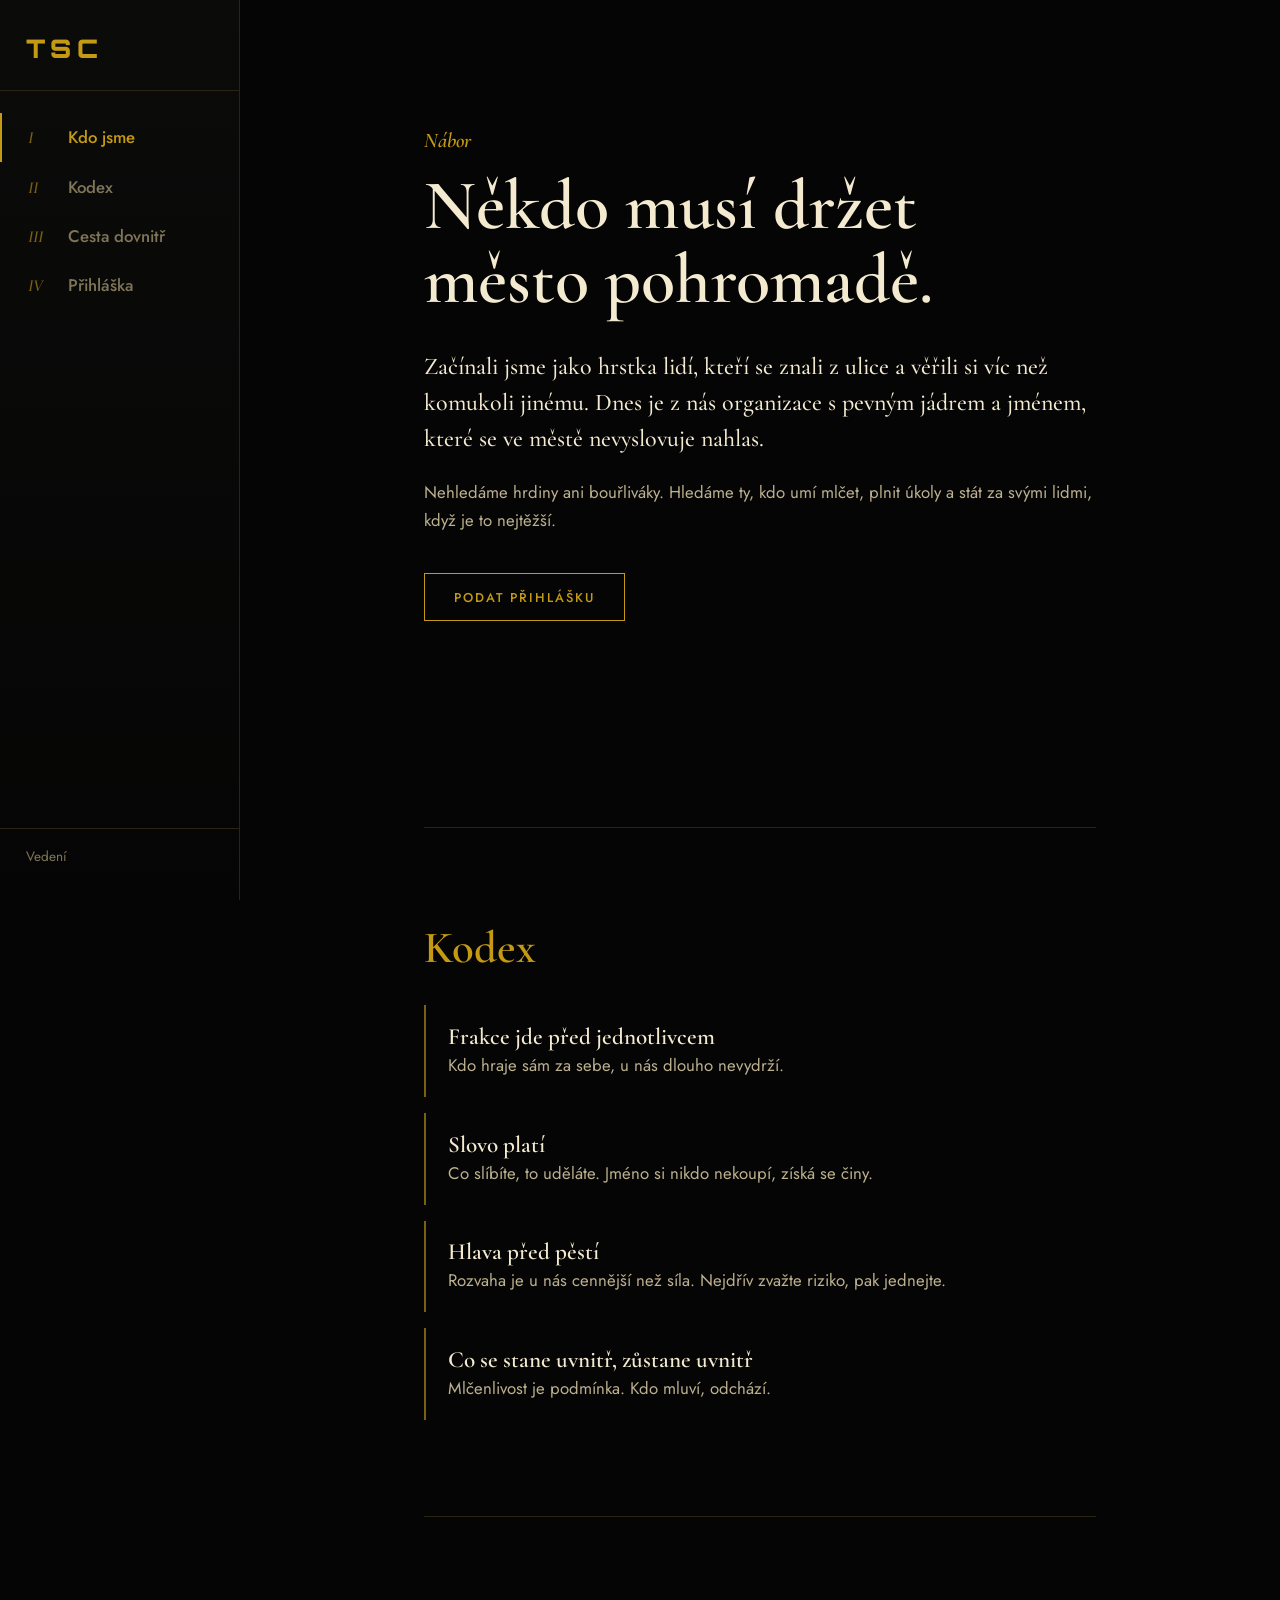
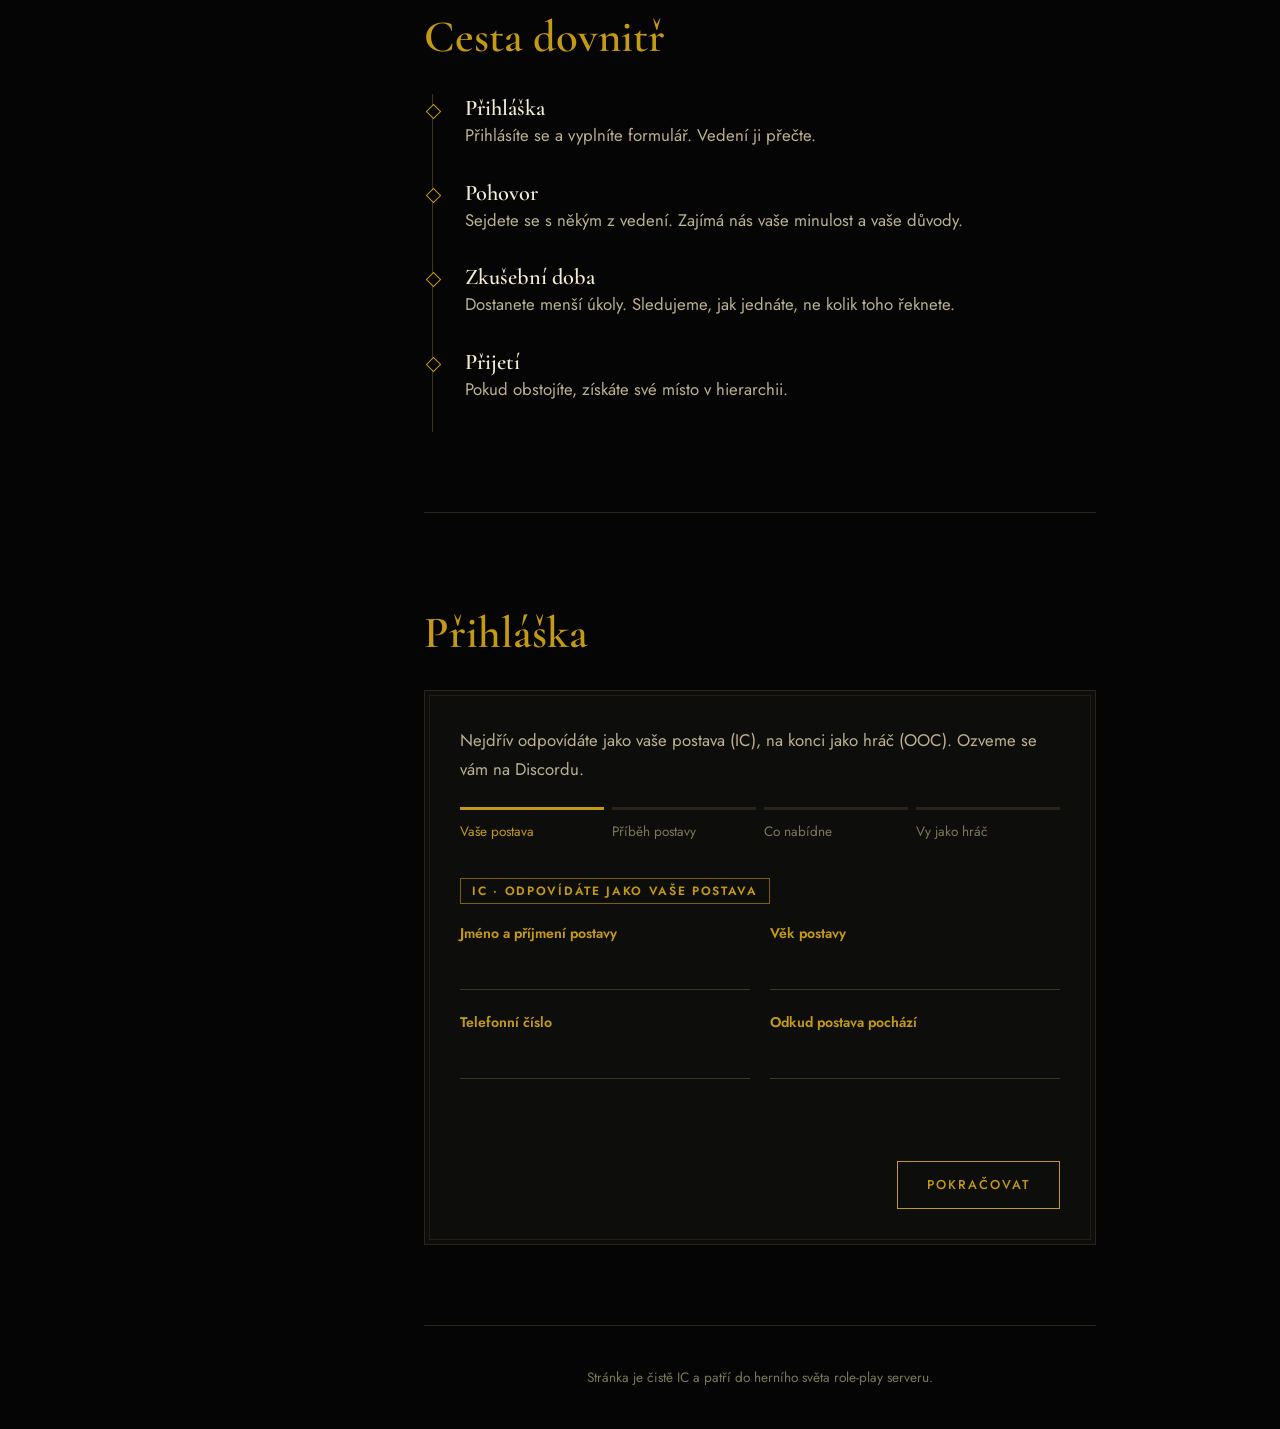
<file: index.html>
<!DOCTYPE html>
<html lang="cs">
<head>
<meta charset="UTF-8">
<meta name="viewport" content="width=device-width, initial-scale=1">
<title>TSC – Nábor</title>
<link rel="preconnect" href="https://fonts.googleapis.com">
<link rel="preconnect" href="https://fonts.gstatic.com" crossorigin>
<link href="https://fonts.googleapis.com/css2?family=Cormorant+Garamond:ital,wght@0,500;0,600;0,700;1,500&family=Jost:wght@400;500;600&family=Orbitron:wght@900&display=swap" rel="stylesheet">
<link rel="stylesheet" href="style.css">
</head>
<body>

<aside class="rail">
  <a class="logo" href="#uvod" data-t="tlogo">TSC</a>
  <nav aria-label="Kapitoly">
    <a href="#uvod" class="on" data-s="uvod"><i>I</i><span data-t="t01">Kdo jsme</span></a>
    <a href="#kodex" data-s="kodex"><i>II</i><span data-t="t02">Kodex</span></a>
    <a href="#cesta" data-s="cesta"><i>III</i><span data-t="t03">Cesta dovnitř</span></a>
    <a href="#prihlaska" data-s="prihlaska"><i>IV</i><span data-t="t04">Přihláška</span></a>
  </nav>
  <a class="staff" href="?upravit">Vedení</a>
</aside>

<main>
  <section id="uvod" class="ch hero">
    <p class="kicker" data-t="t05">Nábor</p>
    <h1 data-t="t06">Někdo musí držet město pohromadě.</h1>
    <p class="lead" data-t="t07">Začínali jsme jako hrstka lidí, kteří se znali z ulice a věřili si víc než komukoli jinému. Dnes je z nás organizace s pevným jádrem a jménem, které se ve městě nevyslovuje nahlas.</p>
    <p data-t="t08">Nehledáme hrdiny ani bouřliváky. Hledáme ty, kdo umí mlčet, plnit úkoly a stát za svými lidmi, když je to nejtěžší.</p>
    <a class="btn" href="#prihlaska"><span data-t="t09">Podat přihlášku</span></a>
  </section>

  <section id="kodex" class="ch">
    <h2 data-t="t10">Kodex</h2>
    <dl class="code">
      <div><dt data-t="t11">Frakce jde před jednotlivcem</dt><dd data-t="t12">Kdo hraje sám za sebe, u nás dlouho nevydrží.</dd></div>
      <div><dt data-t="t13">Slovo platí</dt><dd data-t="t14">Co slíbíte, to uděláte. Jméno si nikdo nekoupí, získá se činy.</dd></div>
      <div><dt data-t="t15">Hlava před pěstí</dt><dd data-t="t16">Rozvaha je u nás cennější než síla. Nejdřív zvažte riziko, pak jednejte.</dd></div>
      <div><dt data-t="t17">Co se stane uvnitř, zůstane uvnitř</dt><dd data-t="t18">Mlčenlivost je podmínka. Kdo mluví, odchází.</dd></div>
    </dl>
  </section>

  <section id="cesta" class="ch">
    <h2 data-t="t19">Cesta dovnitř</h2>
    <ol class="path">
      <li><b data-t="t20">Přihláška</b><span data-t="t21">Přihlásíte se a vyplníte formulář. Vedení ji přečte.</span></li>
      <li><b data-t="t22">Pohovor</b><span data-t="t23">Sejdete se s někým z vedení. Zajímá nás vaše minulost a vaše důvody.</span></li>
      <li><b data-t="t24">Zkušební doba</b><span data-t="t25">Dostanete menší úkoly. Sledujeme, jak jednáte, ne kolik toho řeknete.</span></li>
      <li><b data-t="t26">Přijetí</b><span data-t="t27">Pokud obstojíte, získáte své místo v hierarchii.</span></li>
    </ol>
  </section>

  <section id="prihlaska" class="ch apply">
    <h2 data-t="t28">Přihláška</h2>


    <form id="appForm" class="panel" novalidate>
      <input class="hp" type="text" id="hp" tabindex="-1" autocomplete="off" aria-hidden="true">
      <p class="sub" data-t="t29">Nejdřív odpovídáte jako vaše postava (IC), na konci jako hráč (OOC). Ozveme se vám na Discordu.</p>
      <ol class="prog" id="prog"></ol>
      <div id="steps"></div>


      <p class="msg" id="formMsg" role="status"></p>
      <div class="nav">
        <button class="btn ghost" id="btnBack" type="button"><span data-t="t50">Zpět</span></button>
        <button class="btn" id="btnNext" type="button"><span data-t="t51">Pokračovat</span></button>
        <button class="btn hide" id="btnSend" type="submit"><span data-t="t52">Odeslat přihlášku</span></button>
      </div>
    </form>

    <div id="doneView" class="panel hide done">
      <h3 data-t="t53">Přihláška odeslána</h3>
      <p class="sub" data-t="t54">Vedení si ji přečte. Pokud o vás projeví zájem, ozveme se na telefonní číslo, které jste uvedli.</p>
    </div>
  </section>

  <footer data-t="t55">Stránka je čistě IC a patří do herního světa role-play serveru.</footer>
  <p class="fl"><a href="?upravit">Vedení</a></p>
</main>

<script src="app.js"></script>
</body>
</html>
</file>
<file: style.css>
:root{
  --bg:#050505;--card:#0d0d0c;--surf:#131311;--border:#2a2417;--brite:#3d3522;
  --acc:#c49a14;--acc-dim:#7a6010;--text:#bcb08e;--textb:#f3ead0;--muted:#7f7658;--red:#e8695a;--green:#4fd18b;
  --serif:'Cormorant Garamond',Georgia,serif;--sans:'Jost',system-ui,sans-serif;--rail:15rem;
  color-scheme:dark}
*{box-sizing:border-box;margin:0;padding:0}
html{scroll-behavior:smooth;scroll-padding-top:1rem}
body{background:var(--bg);color:var(--text);font:400 1.05rem/1.7 var(--sans);-webkit-font-smoothing:antialiased;padding-left:var(--rail)}
::selection{background:var(--acc);color:#080808}
:focus-visible{outline:2px solid var(--acc);outline-offset:2px}
.hide{display:none!important}

/* levý sloupec s kapitolami */
.rail{position:fixed;inset:0 auto 0 0;width:var(--rail);display:flex;flex-direction:column;padding:2rem 0;background:linear-gradient(180deg,#0b0b0a,#050505);border-right:1px solid var(--border);z-index:10}
.logo{font:900 1.6rem 'Orbitron',sans-serif;letter-spacing:.22em;color:var(--acc);text-decoration:none;padding:0 1.6rem 1.6rem;border-bottom:1px solid var(--border)}
.rail nav{display:flex;flex-direction:column;margin-top:1.4rem}
.rail nav a{display:flex;align-items:baseline;gap:.9rem;padding:.65rem 1.6rem;color:var(--muted);text-decoration:none;font-weight:500;border-left:2px solid transparent;transition:color .2s,border-color .2s}
.rail nav a i{font:italic 600 1.05rem var(--serif);color:var(--acc-dim);width:1.6rem}
.rail nav a:hover,.rail nav a.on{color:var(--acc);border-left-color:var(--acc)}
.who{margin-top:auto;padding:1.2rem 1.6rem 0;border-top:1px solid var(--border);display:none;flex-direction:column;gap:.4rem;font-size:.9rem;color:var(--textb)}
.who.on{display:flex}
.who button{align-self:flex-start;background:none;border:0;color:var(--muted);font:500 .82rem var(--sans);text-decoration:underline;text-underline-offset:3px;cursor:pointer}
.who button:hover{color:var(--acc)}

/* obsah */
main{max-width:46rem;margin:0 auto;padding:0 2rem}
.ch{padding:6rem 0 5rem;border-bottom:1px solid var(--border)}
.hero{padding-top:8rem;min-height:92vh}
.kicker{font:italic 600 1.3rem var(--serif);color:var(--acc);margin-bottom:1rem}
h1{font:600 clamp(2.6rem,6vw,4.4rem)/1.05 var(--serif);color:var(--textb);margin-bottom:2rem}
h2{font:600 clamp(2rem,4vw,2.8rem)/1.1 var(--serif);color:var(--acc);margin-bottom:2rem}
h3{font:600 2rem var(--serif);color:var(--acc);margin-bottom:.6rem}
.lead{font:500 1.5rem/1.5 var(--serif);color:var(--textb);margin-bottom:1.3rem}
.hero p+p{margin-bottom:2.4rem}
.code>div{padding:1.1rem 0 1.1rem 1.4rem;border-left:2px solid var(--acc-dim);margin-bottom:1rem}
.code dt{font:600 1.45rem var(--serif);color:var(--textb)}
.path{list-style:none;counter-reset:s;border-left:1px solid var(--brite);margin-left:.5rem}
.path li{position:relative;padding:0 0 1.8rem 2rem;display:flex;flex-direction:column}
.path li::before{content:'';position:absolute;left:-5px;top:.7rem;width:9px;height:9px;background:var(--bg);border:1px solid var(--acc);transform:rotate(45deg)}
.path b{font:600 1.4rem var(--serif);color:var(--textb)}

/* tlačítka */
.btn{display:inline-block;background:transparent;border:1px solid var(--acc);color:var(--acc);font:500 .8rem var(--sans);letter-spacing:.16em;text-transform:uppercase;padding:.85rem 1.8rem;cursor:pointer;position:relative;overflow:hidden;text-decoration:none;transition:color .25s}
.btn::before{content:'';position:absolute;inset:0;background:var(--acc);transform:translateX(-101%);transition:transform .3s ease}
.btn:hover::before{transform:none}.btn:hover{color:#080808}
.btn span{position:relative}
.btn:disabled{opacity:.4;cursor:not-allowed}.btn:disabled::before{display:none}.btn:disabled:hover{color:var(--acc)}
.btn.ghost{border-color:var(--brite);color:var(--text)}.btn.ghost::before{background:var(--brite)}.btn.ghost:hover{color:var(--textb)}
.btn.dc{border-color:#5865f2;color:#aab1ff;width:100%}.btn.dc::before{background:#5865f2}.btn.dc:hover{color:#fff}

/* přihláška */
.panel{background:var(--card);border:1px solid var(--border);padding:2.2rem;box-shadow:inset 0 0 0 4px var(--card),inset 0 0 0 5px rgba(196,154,20,.12)}
.sub{margin-bottom:1.5rem}
.or{display:flex;align-items:center;gap:1rem;margin:1.3rem 0;color:var(--muted);font-size:.85rem}
.or::before,.or::after{content:'';flex:1;height:1px;background:var(--border)}
.tabs{display:flex;border-bottom:1px solid var(--border);margin-bottom:1.4rem}
.tabs button{flex:1;background:none;border:0;border-bottom:2px solid transparent;margin-bottom:-1px;color:var(--muted);font:500 .9rem var(--sans);padding:.7rem;cursor:pointer}
.tabs button.on{color:var(--acc);border-bottom-color:var(--acc)}
.f{margin-bottom:1.4rem}
.f label{display:block;font:600 .88rem var(--sans);color:var(--acc);margin-bottom:.15rem}
.f label em{font-style:normal;font-weight:400;color:var(--muted)}
.f small{display:block;color:var(--muted);font-size:.82rem}
.f input,.f textarea{width:100%;background:transparent;border:0;border-bottom:1px solid var(--brite);color:var(--textb);font:400 1.05rem var(--sans);padding:.6rem .1rem;outline:0;border-radius:0}
.f textarea{min-height:8rem;resize:vertical;line-height:1.55}.f textarea.short{min-height:5rem}
.f input:focus,.f textarea:focus{border-bottom-color:var(--acc);box-shadow:0 1px 0 var(--acc)}
.f .bad{border-bottom-color:var(--red)!important}
.row2{display:grid;grid-template-columns:1fr 1fr;gap:1.2rem}
.msg{min-height:1.5rem;margin-top:1rem;font-size:.95rem}
.msg.err{color:var(--red)}.msg.ok{color:var(--green)}
.hp{position:absolute;left:-9999px;height:0;width:0;opacity:0}
.prog{list-style:none;display:flex;gap:.5rem;margin-bottom:2rem}
.prog li{flex:1;padding-top:.6rem;border-top:3px solid var(--border);font-size:.85rem;color:var(--muted);transition:border-color .3s,color .3s}
.prog li.on{border-top-color:var(--acc);color:var(--acc)}
.prog li.done{border-top-color:var(--acc-dim);color:var(--text)}
.step{display:none;border:0}.step.on{display:block}
.nav{display:flex;gap:.8rem;justify-content:flex-end;margin-top:1.2rem}
.done{text-align:center}
footer{padding:2.5rem 0;text-align:center;font-size:.85rem;color:var(--muted)}

@media(max-width:860px){
  body{padding-left:0;padding-top:3.4rem}
  .rail{inset:0 0 auto 0;width:auto;height:3.4rem;flex-direction:row;align-items:center;padding:0 1rem;border-right:0;border-bottom:1px solid var(--border)}
  .logo{padding:0 1rem 0 0;border:0;font-size:1.2rem}
  .rail nav{flex-direction:row;margin:0;overflow-x:auto;flex:1}
  .rail nav a{padding:.5rem .7rem;white-space:nowrap;border-left:0;border-bottom:2px solid transparent}
  .rail nav a i{display:none}
  .rail nav a:hover,.rail nav a.on{border-bottom-color:var(--acc)}
  .who{display:none!important}
  main{padding:0 1.2rem}
  .ch{padding:3.5rem 0}.hero{padding-top:3rem;min-height:0}
  .row2{grid-template-columns:1fr}
  .panel{padding:1.4rem 1.1rem}
  .nav{flex-wrap:wrap}.nav .btn{flex:1}
}
@media(prefers-reduced-motion:reduce){html{scroll-behavior:auto}.btn::before{transition:none}}

[data-t]{white-space:pre-line}

/* vedení + vlastní sekce */
.staff{margin-top:auto;padding:1rem 1.6rem 0;border-top:1px solid var(--border);color:var(--muted);font-size:.85rem;text-decoration:none}
.staff:hover,.fl a:hover{color:var(--acc)}
.fl{display:none;text-align:center;padding-bottom:2rem;font-size:.85rem}
.fl a{color:var(--muted);text-decoration:none}
.custom p{margin-bottom:1.2rem}
@media(max-width:860px){.staff{display:none}.fl{display:block}}

.f select{width:100%;background:var(--card);border:0;border-bottom:1px solid var(--brite);color:var(--textb);font:400 1.05rem var(--sans);padding:.6rem .1rem;outline:0}

/* výzva k nastavení IC jména */
.icov{position:fixed;inset:0;z-index:100;background:rgba(0,0,0,.82);display:flex;align-items:center;justify-content:center;padding:1rem}
.icov .panel{width:100%;max-width:26rem}

/* IC / OOC */
.grp{display:inline-block;margin:0 0 1.2rem;padding:.2rem .7rem;border:1px solid var(--acc-dim);color:var(--acc);font:600 .75rem var(--sans);letter-spacing:.14em;text-transform:uppercase}
.grp.ooc{border-color:#5865f2;color:#aab1ff}
h3.grp{display:block;border:0;border-bottom:1px solid var(--border);padding:0 0 .3rem;margin:1.8rem 0 0}
</file>
